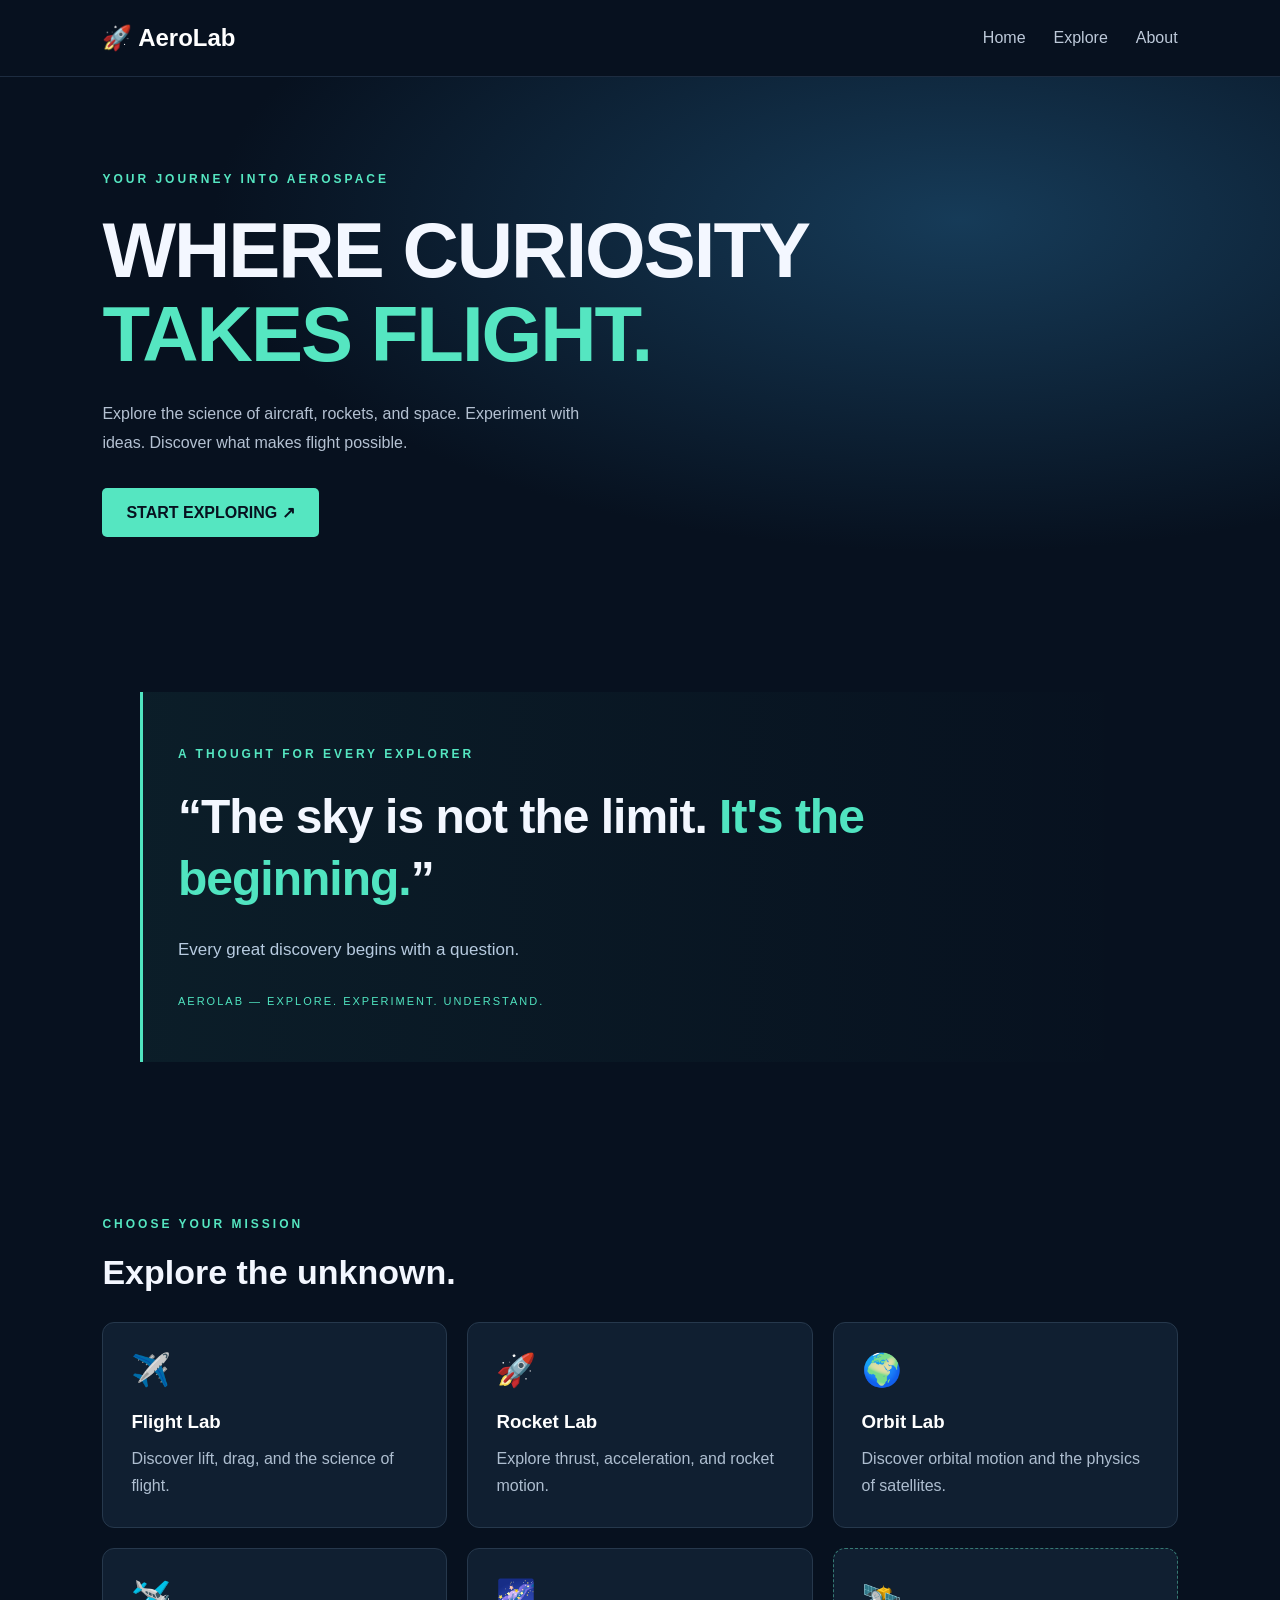
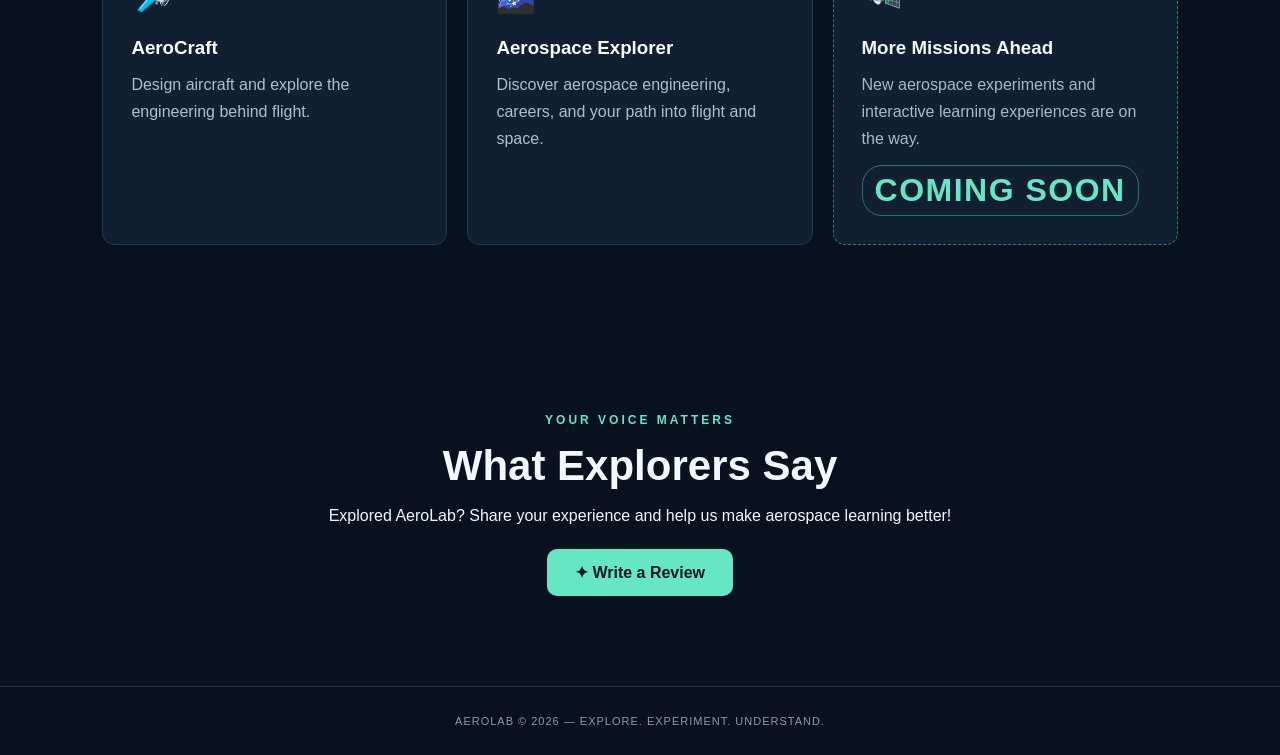
<file: index.html>
<!DOCTYPE html>
<html lang="en">
<head>
    <meta charset="UTF-8">
    <meta name="viewport" content="width=device-width, initial-scale=1.0">
    <title>AeroLab | Explore Beyond</title>
    <link rel="stylesheet" href="style.css">
</head>
<body>

    <nav class="navbar">
        <a href="#" class="logo">🚀 AeroLab</a>
        <div class="nav-links">
            <a href="#">Home</a>
            <a href="#labs">Explore</a>
            <a href="#about">About</a>
        </div>
    </nav>

    <main class="hero">
        <p class="eyebrow">YOUR JOURNEY INTO AEROSPACE</p>

        <h1>WHERE CURIOSITY<br>
            <span>TAKES FLIGHT.</span>
        </h1>

        <p class="description">
            Explore the science of aircraft, rockets, and space.
            Experiment with ideas. Discover what makes flight possible.
        </p>

        <a href="#labs" class="button">START EXPLORING ↗</a>

        
    </main>
    
<section class="quote-section">
    <p class="eyebrow">A THOUGHT FOR EVERY EXPLORER</p>

    <h2>
        “The sky is not the limit.
        <span>It's the beginning.</span>”
    </h2>

    <p class="quote-caption">
        Every great discovery begins with a question.
    </p>

    <p class="quote-brand">
        AEROLAB — EXPLORE. EXPERIMENT. UNDERSTAND.
    </p>
</section>


    <section id="labs" class="labs">

    <p class="eyebrow">CHOOSE YOUR MISSION</p>

    <h2>Explore the unknown.</h2>

    <div class="lab-grid">

        <a href="flight.html" class="lab-card">
            <span>✈️</span>
            <h3>Flight Lab</h3>
            <p>Discover lift, drag, and the science of flight.</p>
        </a>

        
        <a href="rocket.html" class="lab-card">
            <span>🚀</span>
            <h3>Rocket Lab</h3>
            <p>Explore thrust, acceleration, and rocket motion.</p>
        </a>


        <a href="orbit.html" class="lab-card">
    <span>🌍</span>
    <h3>Orbit Lab</h3>
    <p>Discover orbital motion and the physics of satellites.</p>
</a>
        <a href="aircraft.html" class="lab-card">
            <span>🛩️</span>
            <h3>AeroCraft</h3>
            <p>Design aircraft and explore the engineering behind flight.</p>
        </a>
                <a href="explorer.html" class="lab-card">
            <span>🌌</span>
            <h3>Aerospace Explorer</h3>
            <p>Discover aerospace engineering, careers, and your path into flight and space.</p>
        </a>
                <div class="lab-card coming-soon-card">
            <span>🛰️</span>
            <h3>More Missions Ahead</h3>
            <p>New aerospace experiments and interactive learning experiences are on the way.</p>
            <span class="coming-soon-label">COMING SOON</span>
        </div>

    </div>

</section>


<section class="reviews-section" id="reviews">
    <p class="section-tag">YOUR VOICE MATTERS</p>
    <h2>What Explorers Say</h2>
    <p>
        Explored AeroLab? Share your experience
        and help us make aerospace learning better!
    </p>

    <a
        href="https://docs.google.com/forms/d/e/1FAIpQLSeYCy7Zh9SEDLbJVyrLHPeeiFlzmfulH214gAQliQxLrmQM4Q/viewform?usp=header"
        target="_blank"
        rel="noopener noreferrer"
        class="review-button">
        ✦ Write a Review
    </a>
</section>




    
    <footer id="about">
        <p>AEROLAB © 2026 — EXPLORE. EXPERIMENT. UNDERSTAND.</p>
    </footer>
    <script src="script.js"></script>

</body>
</html>
</file>
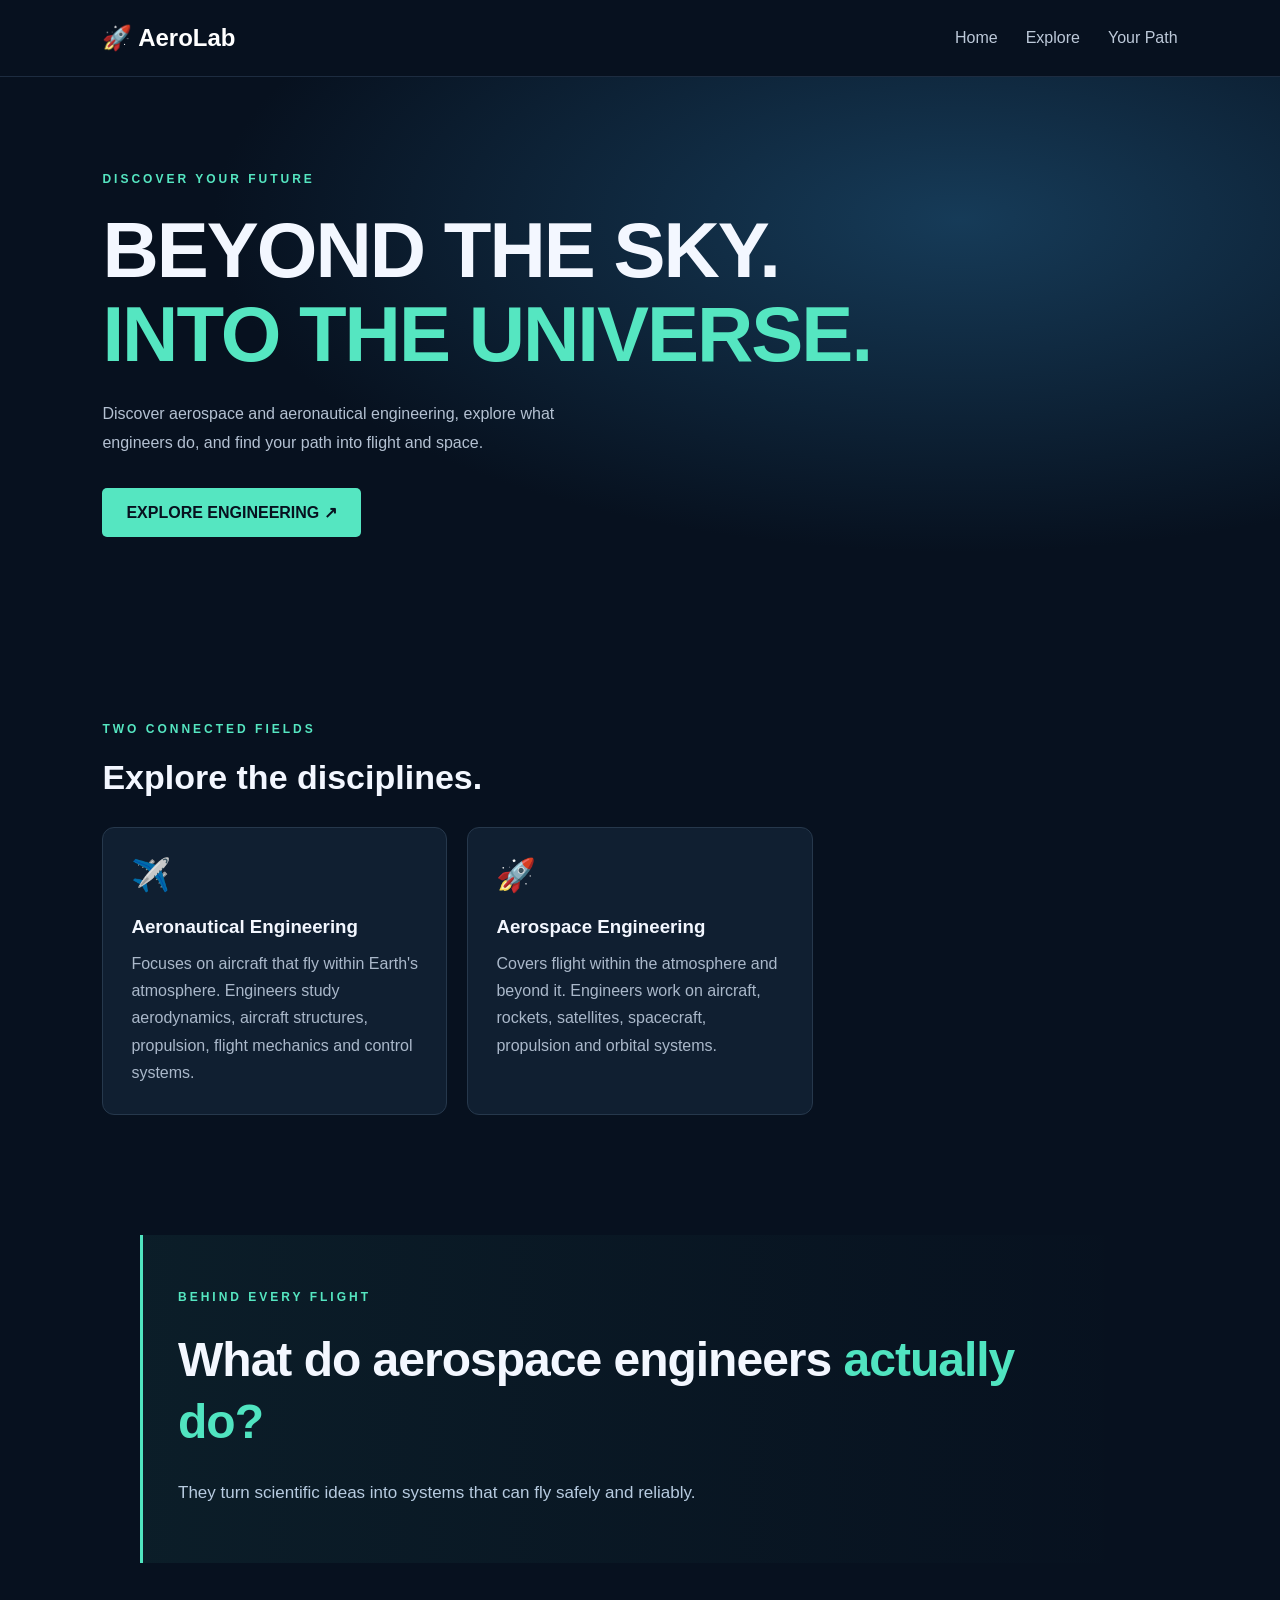
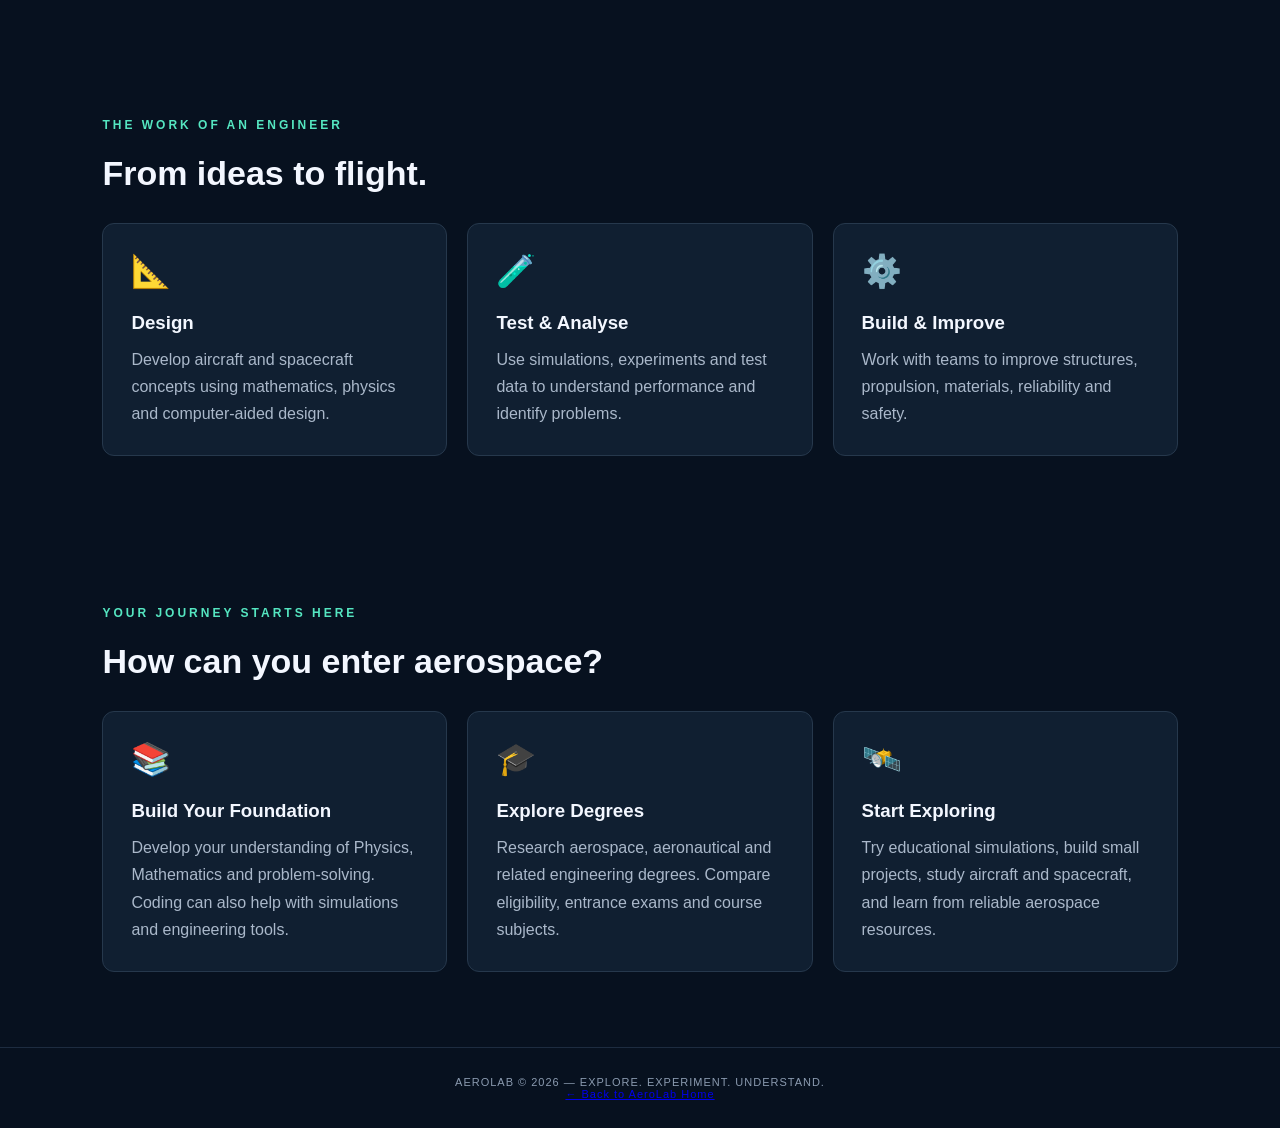
<file: explorer.html>
<!DOCTYPE html>
<html lang="en">
<head>
    <meta charset="UTF-8">
    <meta name="viewport" content="width=device-width, initial-scale=1.0">
    <title>AeroLab | Aerospace Explorer</title>
    <link rel="stylesheet" href="style.css">
</head>
<body>

    <nav class="navbar">
        <a href="index.html" class="logo">🚀 AeroLab</a>
        <div class="nav-links">
            <a href="index.html">Home</a>
            <a href="#fields">Explore</a>
            <a href="#path">Your Path</a>
        </div>
    </nav>

    <main class="hero">
        <p class="eyebrow">DISCOVER YOUR FUTURE</p>
        <h1>BEYOND THE SKY.<br>
            <span>INTO THE UNIVERSE.</span>
        </h1>
        <p class="description">
            Discover aerospace and aeronautical engineering,
            explore what engineers do, and find your path into flight and space.
        </p>
        <a href="#fields" class="button">EXPLORE ENGINEERING ↗</a>
    </main>

    <section id="fields" class="labs">
        <p class="eyebrow">TWO CONNECTED FIELDS</p>
        <h2>Explore the disciplines.</h2>

        <div class="lab-grid">

            <article class="lab-card">
                <span>✈️</span>
                <h3>Aeronautical Engineering</h3>
                <p>
                    Focuses on aircraft that fly within Earth's atmosphere.
                    Engineers study aerodynamics, aircraft structures,
                    propulsion, flight mechanics and control systems.
                </p>
            </article>

            <article class="lab-card">
                <span>🚀</span>
                <h3>Aerospace Engineering</h3>
                <p>
                    Covers flight within the atmosphere and beyond it.
                    Engineers work on aircraft, rockets, satellites,
                    spacecraft, propulsion and orbital systems.
                </p>
            </article>

        </div>
    </section>

    <section class="quote-section">
        <p class="eyebrow">BEHIND EVERY FLIGHT</p>
        <h2>What do aerospace engineers <span>actually do?</span></h2>
        <p class="quote-caption">
            They turn scientific ideas into systems that can fly safely and reliably.
        </p>
    </section>

    <section class="labs">
        <p class="eyebrow">THE WORK OF AN ENGINEER</p>
        <h2>From ideas to flight.</h2>

        <div class="lab-grid">

            <article class="lab-card">
                <span>📐</span>
                <h3>Design</h3>
                <p>
                    Develop aircraft and spacecraft concepts using
                    mathematics, physics and computer-aided design.
                </p>
            </article>

            <article class="lab-card">
                <span>🧪</span>
                <h3>Test & Analyse</h3>
                <p>
                    Use simulations, experiments and test data
                    to understand performance and identify problems.
                </p>
            </article>

            <article class="lab-card">
                <span>⚙️</span>
                <h3>Build & Improve</h3>
                <p>
                    Work with teams to improve structures, propulsion,
                    materials, reliability and safety.
                </p>
            </article>

        </div>
    </section>

    <section id="path" class="labs">
        <p class="eyebrow">YOUR JOURNEY STARTS HERE</p>
        <h2>How can you enter aerospace?</h2>

        <div class="lab-grid">

            <article class="lab-card">
                <span>📚</span>
                <h3>Build Your Foundation</h3>
                <p>
                    Develop your understanding of Physics, Mathematics
                    and problem-solving. Coding can also help with
                    simulations and engineering tools.
                </p>
            </article>

            <article class="lab-card">
                <span>🎓</span>
                <h3>Explore Degrees</h3>
                <p>
                    Research aerospace, aeronautical and related
                    engineering degrees. Compare eligibility,
                    entrance exams and course subjects.
                </p>
            </article>

            <article class="lab-card">
                <span>🛰️</span>
                <h3>Start Exploring</h3>
                <p>
                    Try educational simulations, build small projects,
                    study aircraft and spacecraft, and learn from
                    reliable aerospace resources.
                </p>
            </article>

        </div>
    </section>

    <footer>
        <p>AEROLAB © 2026 — EXPLORE. EXPERIMENT. UNDERSTAND.</p>
        <p><a href="index.html">← Back to AeroLab Home</a></p>
    </footer>

</body>
</html>
</file>
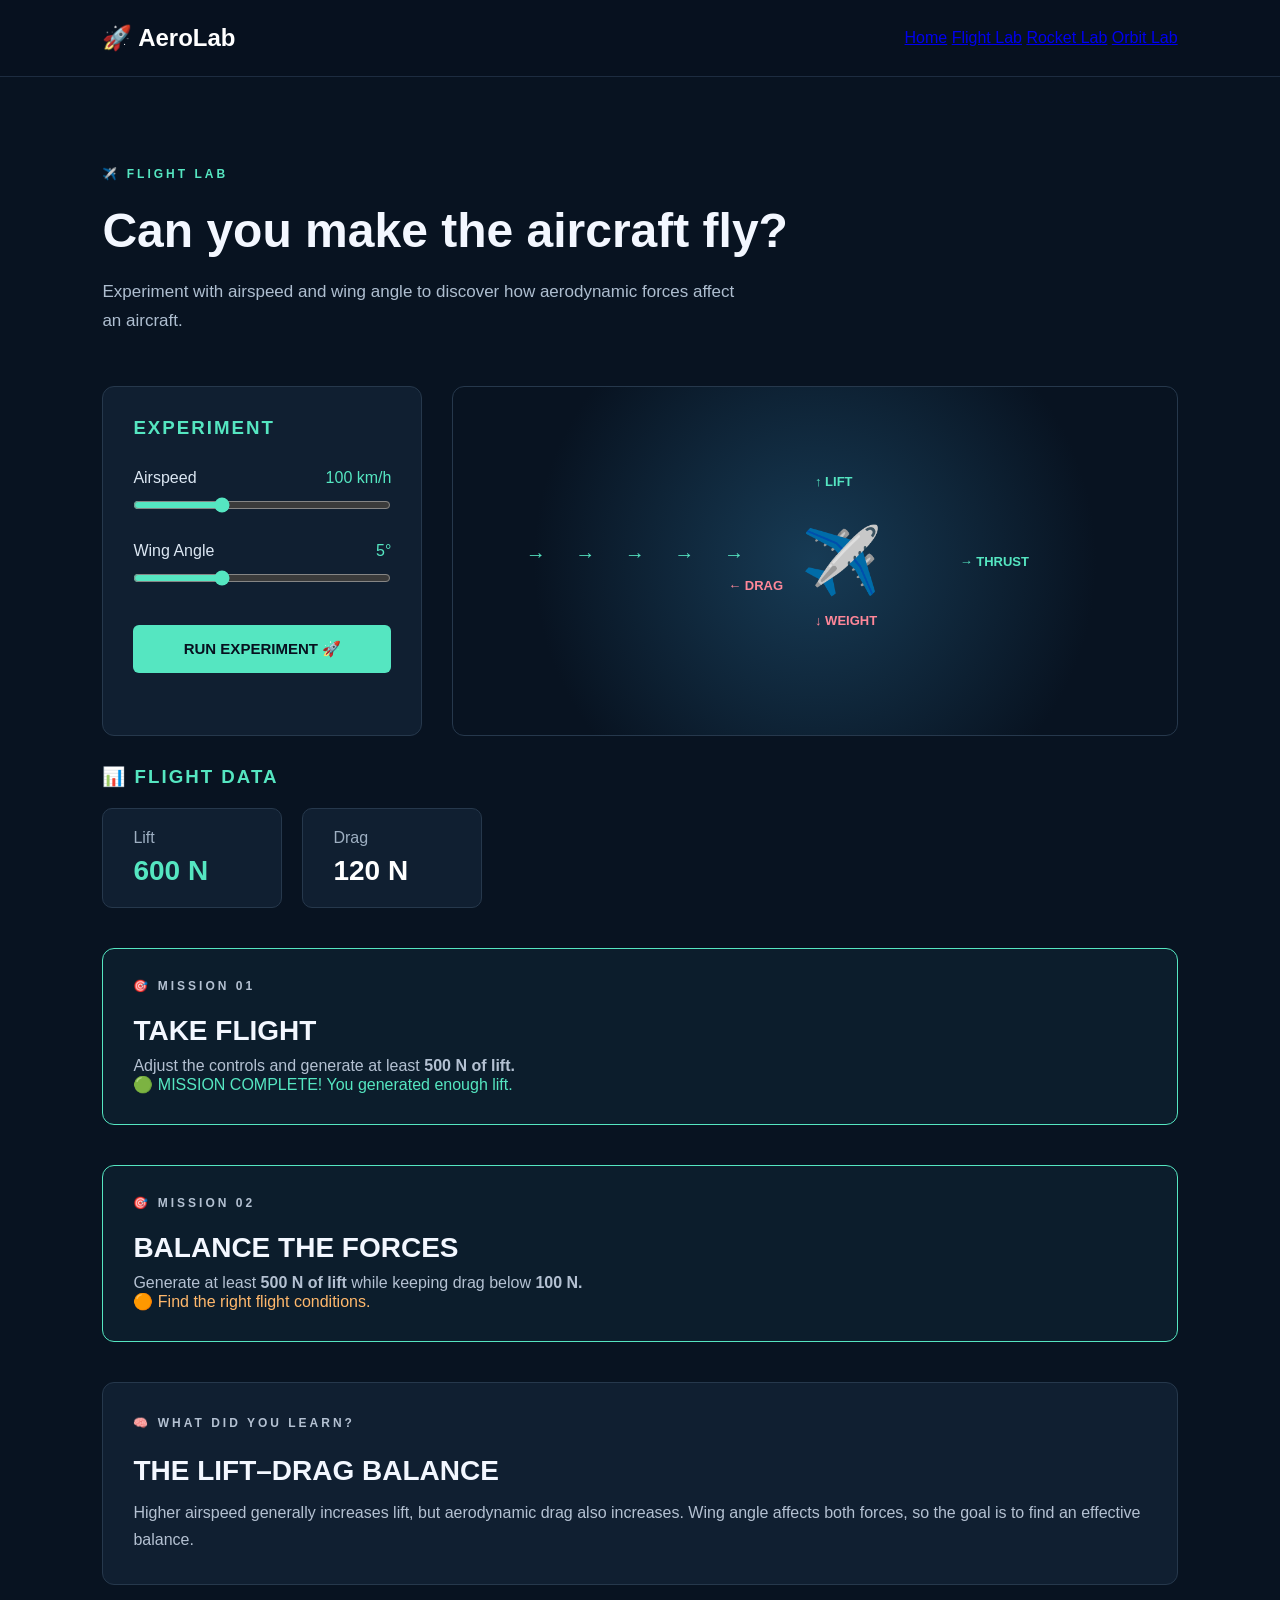
<file: flight.html>
<!DOCTYPE html>
<html lang="en">

<head>
    <meta charset="UTF-8">
    <meta name="viewport" content="width=device-width, initial-scale=1.0">

    <title>AeroLab — Flight Lab</title>

    <link rel="stylesheet" href="style.css">
</head>

<body>

    <!-- NAVIGATION -->
    <header class="navbar">

        <div class="logo">
            🚀 AeroLab
        </div>

        <nav>
            <a href="index.html">Home</a>
            <a href="flight.html" class="active">Flight Lab</a>
            <a href="#">Rocket Lab</a>
            <a href="#">Orbit Lab</a>
        </nav>

    </header>


    <!-- FLIGHT LAB -->

    <main>

        <section id="flight-lab" class="flight-lab">

            <p class="eyebrow">✈️ FLIGHT LAB</p>

            <h2>Can you make the aircraft fly?</h2>

            <p class="lab-intro">
                Experiment with airspeed and wing angle to discover
                how aerodynamic forces affect an aircraft.
            </p>


            <div class="flight-container">

                <!-- CONTROLS -->

                <div class="controls">

                    <h3>EXPERIMENT</h3>

                    <label for="speed">
                        Airspeed
                        <span id="speedValue">100 km/h</span>
                    </label>

                    <input
                        type="range"
                        id="speed"
                        min="50"
                        max="200"
                        value="100"
                    >

                    <label for="angle">
                        Wing Angle
                        <span id="angleValue">5°</span>
                    </label>

                    <input
                        type="range"
                        id="angle"
                        min="0"
                        max="15"
                        value="5"
                    >

                    <button id="runExperiment">
                        RUN EXPERIMENT 🚀
                    </button>

                </div>


                <!-- AIRCRAFT VISUALIZATION -->

                <div class="aircraft-area">

                    <div class="airflow">
                        → → → → →
                    </div>

                    <div id="aircraft">
                        ✈️
                    </div>

                    <div class="force lift">
                        ↑ LIFT
                    </div>

                    <div class="force weight">
                        ↓ WEIGHT
                    </div>

                    <div class="force thrust">
                        → THRUST
                    </div>

                    <div class="force drag">
                        ← DRAG
                    </div>

                </div>

            </div>


            <!-- FLIGHT DATA -->

            <div class="results">

                <h3>📊 FLIGHT DATA</h3>

                <div class="result-box">
                    <span>Lift</span>
                    <strong id="liftValue">420 N</strong>
                </div>

                <div class="result-box">
                    <span>Drag</span>
                    <strong id="dragValue">84 N</strong>
                </div>

            </div>


            <!-- MISSION 01 -->

            <div class="mission">

                <p class="eyebrow">🎯 MISSION 01</p>

                <h3>TAKE FLIGHT</h3>

                <p>
                    Adjust the controls and generate at least
                    <strong>500 N of lift.</strong>
                </p>

                <div id="missionStatus">
                    🟠 Keep experimenting! You need more lift.
                </div>

            </div>


            <!-- MISSION 02 -->

            <div class="mission">

                <p class="eyebrow">🎯 MISSION 02</p>

                <h3>BALANCE THE FORCES</h3>

                <p>
                    Generate at least <strong>500 N of lift</strong>
                    while keeping drag below <strong>100 N.</strong>
                </p>

                <div id="mission2Status">
                    🟠 Find the right flight conditions.
                </div>

            </div>


            <!-- LEARNING -->

            <div class="learning-box">

                <p class="eyebrow">🧠 WHAT DID YOU LEARN?</p>

                <h3>THE LIFT–DRAG BALANCE</h3>

                <p>
                    Higher airspeed generally increases lift, but aerodynamic
                    drag also increases. Wing angle affects both forces, so
                    the goal is to find an effective balance.
                </p>

            </div>

        </section>

    </main>


    <script src="script.js"></script>

</body>

</html>
</file>
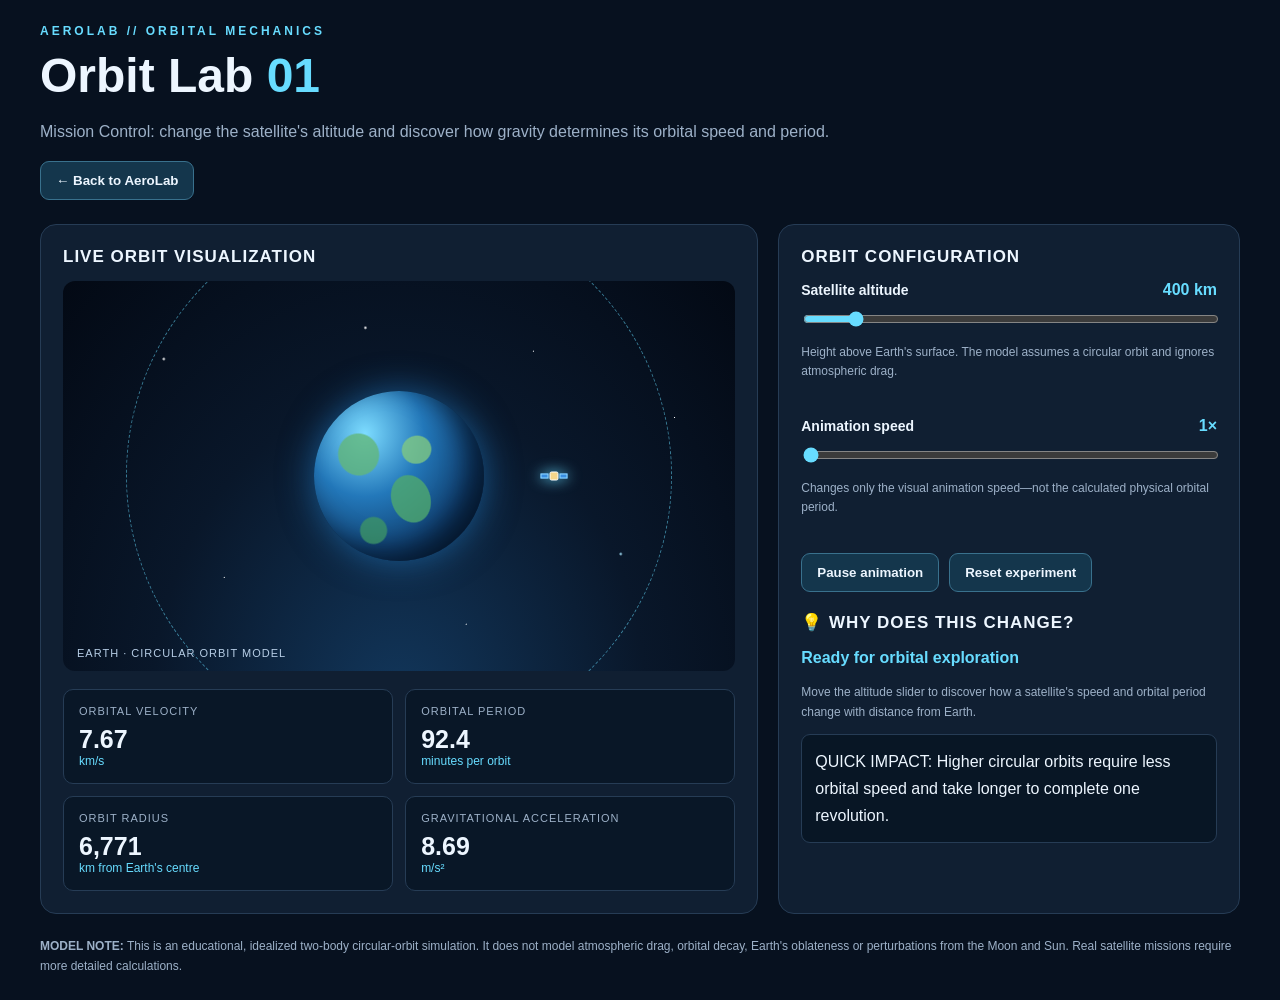
<file: orbit.html>
<!DOCTYPE html>
<html lang="en">
<head>
<meta charset="UTF-8">
<meta name="viewport" content="width=device-width, initial-scale=1.0">
<title>AeroLab | Orbit Lab</title>

<style>
* { box-sizing: border-box; }

:root {
    --bg: #07111f;
    --panel: #101f32;
    --line: #263c55;
    --cyan: #67dcff;
    --text: #edf6ff;
    --muted: #9db1c8;
}

body {
    margin: 0;
    padding: 24px;
    background: var(--bg);
    color: var(--text);
    font-family: Arial, sans-serif;
}

header {
    max-width: 1200px;
    margin: 0 auto 24px;
}

.eyebrow {
    color: var(--cyan);
    letter-spacing: 3px;
    font-size: 12px;
    font-weight: bold;
}

h1 { margin: 10px 0; font-size: clamp(30px, 5vw, 48px); }
.subtitle { color: var(--muted); line-height: 1.6; }

.dashboard {
    max-width: 1200px;
    margin: auto;
    display: grid;
    grid-template-columns: minmax(0, 1.4fr) minmax(280px, 0.9fr);
    gap: 20px;
}

.panel {
    background: var(--panel);
    border: 1px solid var(--line);
    border-radius: 16px;
    padding: 22px;
    min-width: 0;
}

.panel h2 {
    margin-top: 0;
    font-size: 17px;
    letter-spacing: 1px;
}

.space {
    position: relative;
    min-height: 390px;
    overflow: hidden;
    border-radius: 12px;
    background:
        radial-gradient(ellipse at 50% 110%, #12375c 0%, #09172a 52%, #030914 100%);
    display: grid;
    place-items: center;
}

.stars {
    position: absolute;
    inset: 0;
    pointer-events: none;
    background-image:
        radial-gradient(2px 2px at 15% 20%, #fff, transparent),
        radial-gradient(1px 1px at 70% 18%, #fff, transparent),
        radial-gradient(2px 2px at 83% 70%, #a6e6ff, transparent),
        radial-gradient(1px 1px at 24% 76%, #fff, transparent),
        radial-gradient(1px 1px at 60% 88%, #fff, transparent),
        radial-gradient(2px 2px at 45% 12%, #fff, transparent),
        radial-gradient(1px 1px at 91% 35%, #fff, transparent);
}

.orbit {
    position: absolute;
    width: min(78%, 310px);
    aspect-ratio: 1;
    border: 1px dashed #67dcff85;
    border-radius: 50%;
    transition: width 0.35s ease;
}

.earth {
    width: clamp(115px, 30%, 170px);
    aspect-ratio: 1;
    border-radius: 50%;
    position: relative;
    z-index: 1;
    background:
        radial-gradient(ellipse at 30% 25%, #7ddcff 0%, #2378ba 35%, #104071 67%, #06172e 100%);
    box-shadow: 0 0 35px #248bdc8c, inset -15px -10px 25px #02091499;
    overflow: hidden;
}

.continents {
    position: absolute;
    inset: 0;
    opacity: .8;
    background:
        radial-gradient(ellipse at 32% 30%, #62b77b 0 12%, transparent 13%),
        radial-gradient(ellipse at 65% 39%, #80c982 0 9%, transparent 10%),
        radial-gradient(ellipse at 52% 65%, #4fa96f 0 15%, transparent 16%),
        radial-gradient(ellipse at 25% 75%, #3d9467 0 7%, transparent 8%);
    transform: rotate(-20deg);
}

.satellite-orbit {
    position: absolute;
    inset: 0;
    z-index: 2;
    animation: orbit 8s linear infinite;
    pointer-events: none;
}

.satellite {
    position: absolute;
    top: 50%;
    left: 50%;
    width: 27px;
    height: 15px;
    transform: translate(calc(-50% + var(--radius)), -50%);
    filter: drop-shadow(0 0 7px #67dcff);
}

.sat-body {
    position: absolute;
    left: 9px;
    top: 3px;
    width: 9px;
    height: 9px;
    background: #f6d68a;
    border: 1px solid white;
    border-radius: 2px;
}

.sat-panel {
    position: absolute;
    top: 5px;
    width: 8px;
    height: 5px;
    background: #398de0;
    border: 1px solid #8fd8ff;
}

.sat-panel.left { left: 0; }
.sat-panel.right { right: 0; }

@keyframes orbit {
    from { transform: rotate(0deg); }
    to { transform: rotate(360deg); }
}

.scene-label {
    position: absolute;
    left: 14px;
    bottom: 12px;
    color: #b6cde5;
    font-size: 11px;
    letter-spacing: 1px;
}

.controls { display: grid; gap: 24px; }

.control-head {
    display: flex;
    justify-content: space-between;
    gap: 10px;
    align-items: center;
    margin-bottom: 10px;
}

.control-head label { font-weight: bold; font-size: 14px; }
.control-head output { color: var(--cyan); font-weight: bold; }

input[type="range"] {
    width: 100%;
    accent-color: var(--cyan);
    cursor: pointer;
}

.hint { color: var(--muted); font-size: 12px; line-height: 1.6; }

.metrics {
    display: grid;
    grid-template-columns: repeat(2, minmax(0, 1fr));
    gap: 12px;
    margin-top: 18px;
}

.metric {
    padding: 15px;
    background: #091727;
    border: 1px solid var(--line);
    border-radius: 10px;
}

.metric-label {
    color: var(--muted);
    font-size: 11px;
    letter-spacing: 1px;
}

.metric-value {
    margin-top: 8px;
    font-size: clamp(19px, 2.6vw, 25px);
    font-weight: bold;
    overflow-wrap: anywhere;
}

.unit { color: var(--cyan); font-size: 12px; }

.why { margin-top: 20px; }
.why-title { color: var(--cyan); font-weight: bold; }
.equation {
    background: #081625;
    border: 1px solid var(--line);
    padding: 13px;
    border-radius: 9px;
    line-height: 1.7;
    overflow-wrap: anywhere;
}

button {
    border: 1px solid #39718d;
    border-radius: 9px;
    padding: 11px 15px;
    background: #14364c;
    color: var(--text);
    font-weight: bold;
    cursor: pointer;
}

button:hover { background: #1c4a65; }

footer {
    max-width: 1200px;
    margin: 22px auto 0;
    color: var(--muted);
    font-size: 12px;
    line-height: 1.7;
}

@media (max-width: 760px) {
    body { padding: 14px; }
    .dashboard { grid-template-columns: 1fr; }
    .space { min-height: 330px; }
}
</style>
</head>

<body>
<header>
    <div class="eyebrow">AEROLAB // ORBITAL MECHANICS</div>
    <h1>Orbit Lab <span style="color:#67dcff">01</span></h1>
    <p class="subtitle">
        Mission Control: change the satellite's altitude and discover
        how gravity determines its orbital speed and period.
    </p>
    <button onclick="location.href='index.html'">← Back to AeroLab</button>
</header>

<main class="dashboard">
    <section class="panel">
        <h2>LIVE ORBIT VISUALIZATION</h2>

        <div class="space">
            <div class="stars"></div>
            <div class="orbit" id="orbitRing"></div>

            <div class="earth">
                <div class="continents"></div>
            </div>

            <div class="satellite-orbit" id="satelliteOrbit">
                <div class="satellite" id="satellite">
                    <div class="sat-panel left"></div>
                    <div class="sat-body"></div>
                    <div class="sat-panel right"></div>
                </div>
            </div>

            <div class="scene-label">EARTH · CIRCULAR ORBIT MODEL</div>
        </div>

        <div class="metrics">
            <div class="metric">
                <div class="metric-label">ORBITAL VELOCITY</div>
                <div class="metric-value" id="velocity">7.79</div>
                <div class="unit">km/s</div>
            </div>

            <div class="metric">
                <div class="metric-label">ORBITAL PERIOD</div>
                <div class="metric-value" id="period">92.4</div>
                <div class="unit">minutes per orbit</div>
            </div>

            <div class="metric">
                <div class="metric-label">ORBIT RADIUS</div>
                <div class="metric-value" id="radius">6,771</div>
                <div class="unit">km from Earth's centre</div>
            </div>

            <div class="metric">
                <div class="metric-label">GRAVITATIONAL ACCELERATION</div>
                <div class="metric-value" id="gravity">8.69</div>
                <div class="unit">m/s²</div>
            </div>
        </div>
    </section>

    <section class="panel">
        <h2>ORBIT CONFIGURATION</h2>

        <div class="controls">
            <div>
                <div class="control-head">
                    <label for="altitude">Satellite altitude</label>
                    <output id="altitudeValue">400 km</output>
                </div>
                <input id="altitude" type="range" min="200" max="2000"
                    step="50" value="400">
                <p class="hint">
                    Height above Earth's surface. The model assumes a
                    circular orbit and ignores atmospheric drag.
                </p>
            </div>

            <div>
                <div class="control-head">
                    <label for="speed">Animation speed</label>
                    <output id="speedValue">1×</output>
                </div>
                <input id="speed" type="range" min="1" max="5"
                    step="1" value="1">
                <p class="hint">
                    Changes only the visual animation speed—not the
                    calculated physical orbital period.
                </p>
            </div>

            <div style="display:flex;gap:10px;flex-wrap:wrap">
                <button id="pauseBtn">Pause animation</button>
                <button id="resetBtn">Reset experiment</button>
            </div>
        </div>

        <div class="why">
            <h2>💡 WHY DOES THIS CHANGE?</h2>
            <p class="why-title" id="whyTitle" aria-live="polite">
                Ready for orbital exploration
            </p>
            <p class="hint" id="whyExplanation">
                Move the altitude slider to discover how a satellite's
                speed and orbital period change with distance from Earth.
            </p>
            <div class="equation" id="whyImpact">
                QUICK IMPACT: Higher circular orbits require less orbital
                speed and take longer to complete one revolution.
            </div>
        </div>
    </section>
</main>

<footer>
    <strong>MODEL NOTE:</strong> This is an educational, idealized
    two-body circular-orbit simulation. It does not model atmospheric
    drag, orbital decay, Earth's oblateness or perturbations from the Moon
    and Sun. Real satellite missions require more detailed calculations.
</footer>

<script>
const EARTH_RADIUS = 6371;       // km
const MU = 398600.4418;          // km³/s², Earth's gravitational parameter

const altitude = document.getElementById("altitude");
const speedSlider = document.getElementById("speed");
const satelliteOrbit = document.getElementById("satelliteOrbit");
const satellite = document.getElementById("satellite");
const orbitRing = document.getElementById("orbitRing");
const pauseBtn = document.getElementById("pauseBtn");

let previousAltitude = Number(altitude.value);
let paused = false;

function updateOrbit() {
    const h = Number(altitude.value);
    const r = EARTH_RADIUS + h;

    // Circular-orbit equations
    const v = Math.sqrt(MU / r);
    const periodSeconds = 2 * Math.PI * Math.sqrt((r ** 3) / MU);
    const periodMinutes = periodSeconds / 60;
    const g = MU / (r * r) * 1000;

    document.getElementById("altitudeValue").textContent = h + " km";
    document.getElementById("velocity").textContent = v.toFixed(2);
    document.getElementById("period").textContent = periodMinutes.toFixed(1);
    document.getElementById("radius").textContent = r.toLocaleString("en-US");
    document.getElementById("gravity").textContent = g.toFixed(2);

    const visualRadius = 78 + (h - 200) / 1800 * 28;
    orbitRing.style.width = visualRadius + "%";

    // Scale the satellite's circular path to match the visible orbit ring.
    const orbitRadius = Math.min(orbitRing.clientWidth / 2, 155);
    satellite.style.setProperty("--radius", orbitRadius + "px");

    const animationDuration = periodSeconds / 60 / Number(speedSlider.value);
    satelliteOrbit.style.animationDuration = animationDuration + "s";

    document.getElementById("speedValue").textContent =
        speedSlider.value + "×";

    if (h !== previousAltitude) {
        document.getElementById("whyTitle").textContent =
            "You changed the satellite's altitude.";
        document.getElementById("whyExplanation").textContent =
            h > previousAltitude
            ? "The satellite is now farther from Earth's centre. Earth's gravitational pull is weaker there, so a circular orbit requires a lower speed. The satellite also has a larger path to travel."
            : "The satellite is now closer to Earth's centre. Gravity is stronger there, so a circular orbit requires a higher speed. The shorter orbital path also contributes to a shorter period.";
        document.getElementById("whyImpact").textContent =
            "QUICK IMPACT: At " + h + " km altitude, circular speed is " +
            v.toFixed(2) + " km/s and the ideal period is " +
            periodMinutes.toFixed(1) + " minutes.";
    }

    previousAltitude = h;
}

altitude.addEventListener("input", updateOrbit);

speedSlider.addEventListener("input", updateOrbit);

pauseBtn.addEventListener("click", () => {
    paused = !paused;
    satelliteOrbit.style.animationPlayState = paused ? "paused" : "running";
    pauseBtn.textContent = paused ? "Resume animation" : "Pause animation";
});

document.getElementById("resetBtn").addEventListener("click", () => {
    altitude.value = 400;
    speedSlider.value = 1;
    previousAltitude = 400;

    document.getElementById("whyTitle").textContent =
        "Experiment reset";
    document.getElementById("whyExplanation").textContent =
        "The satellite has returned to the default 400 km circular orbit. Change the altitude to explore again.";
    document.getElementById("whyImpact").textContent =
        "QUICK IMPACT: Higher circular orbits require less orbital speed and take longer to complete one revolution.";

    updateOrbit();
});

window.addEventListener("resize", updateOrbit);

updateOrbit();
</script>
</body>
</html>
</file>
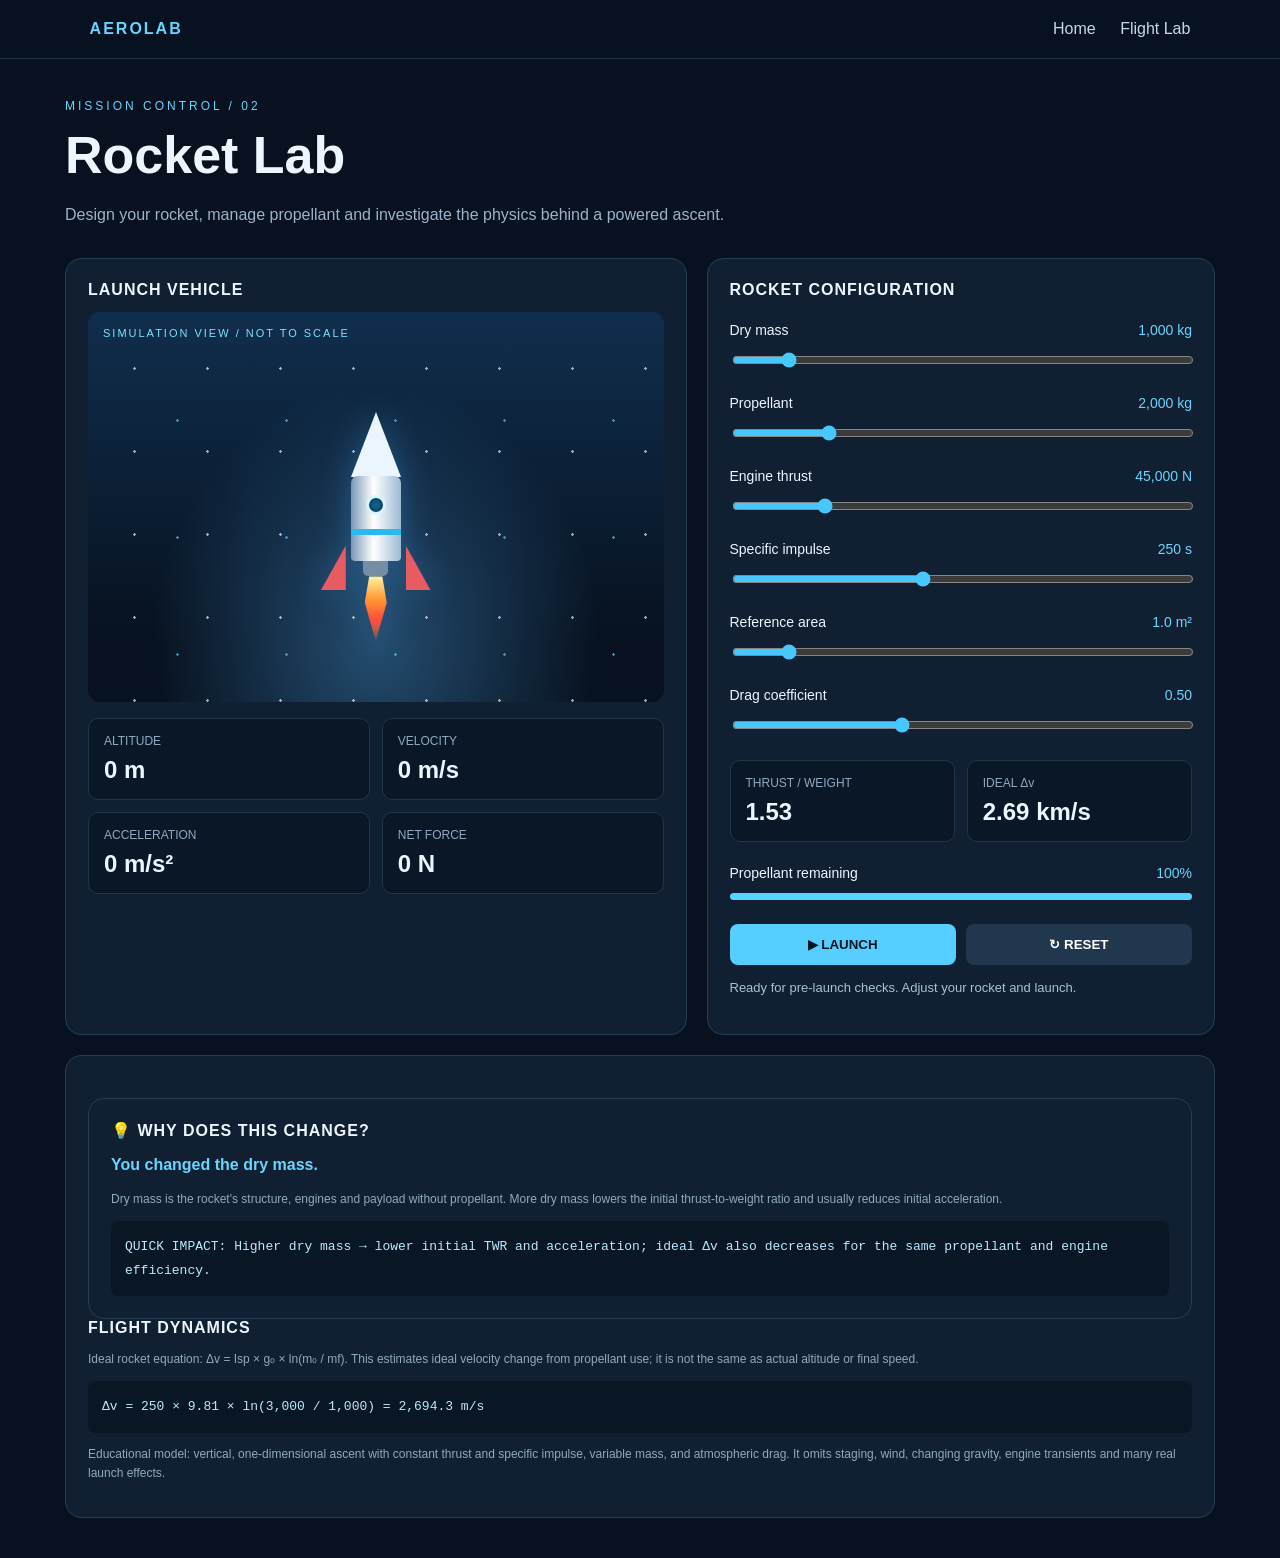
<file: rocket.html>
<!DOCTYPE html>
<html lang="en">
<head>
    <meta charset="UTF-8">
    <meta name="viewport" content="width=device-width, initial-scale=1.0">
    <title>Rocket Lab | AeroLab</title>
    <style>
        * {
            box-sizing: border-box;
        }

        body {
            margin: 0;
            font-family: Arial, sans-serif;
            color: #edf6ff;
            background: #07111f;
        }

        nav {
            display: flex;
            justify-content: space-between;
            align-items: center;
            padding: 20px 7%;
            border-bottom: 1px solid #20354a;
        }

        .brand {
            color: #65d5ff;
            font-weight: bold;
            letter-spacing: 2px;
        }

        nav a {
            color: #c7d8e9;
            text-decoration: none;
            margin-left: 20px;
        }

        main {
            width: min(1150px, 92%);
            margin: 40px auto;
        }

        .eyebrow {
            color: #65d5ff;
            letter-spacing: 3px;
            font-size: 12px;
        }

        h1 {
            font-size: clamp(32px, 5vw, 52px);
            margin: 12px 0;
        }

        .intro {
            color: #9eb2c9;
            line-height: 1.7;
        }

        .dashboard {
            display: grid;
            grid-template-columns: 1.1fr 0.9fr;
            gap: 20px;
            margin-top: 30px;
        }

        .panel {
            background: #101f31;
            border: 1px solid #263e55;
            border-radius: 16px;
            padding: 22px;
            min-width: 0;
        }

        .panel h2 {
            font-size: 16px;
            letter-spacing: 1px;
            margin-top: 0;
        }

        .launch-scene {
            min-height: 390px;
            position: relative;
            overflow: hidden;
            border-radius: 12px;
            background:
                radial-gradient(ellipse at 50% 85%,
                    #244d70 0%, transparent 55%),
                linear-gradient(#102e4d, #07111f 85%);
            display: flex;
            justify-content: center;
            align-items: center;
        }

        .stars {
            position: absolute;
            inset: 0;
            opacity: 0.65;
            background-image:
                radial-gradient(circle, white 1px, transparent 1.5px),
                radial-gradient(circle, #69cfff 1px, transparent 1.5px);
            background-size: 73px 83px, 109px 117px;
            background-position: 10px 15px, 35px 50px;
        }

        .rocket {
            position: relative;
            z-index: 1;
            width: 76px;
            height: 190px;
            transform: perspective(500px) rotateX(-4deg);
            filter: drop-shadow(0 0 16px #4ba9ff55);
        }

        .nose {
            width: 0;
            height: 0;
            margin: auto;
            border-left: 25px solid transparent;
            border-right: 25px solid transparent;
            border-bottom: 65px solid #eaf5ff;
        }

        .body {
            width: 50px;
            height: 85px;
            margin: -1px auto 0;
            background: linear-gradient(90deg, #7898b5, #ffffff 45%, #9dbbd4);
            border-radius: 7px 7px 4px 4px;
            position: relative;
        }

        .window {
            position: absolute;
            top: 19px;
            left: 15px;
            width: 20px;
            height: 20px;
            border: 3px solid #d8f5ff;
            border-radius: 50%;
            background: #167cae;
            box-shadow: inset 0 0 8px #051b32;
        }

        .stripe {
            position: absolute;
            top: 53px;
            width: 100%;
            height: 6px;
            background: #28b9ef;
        }

        .fin {
            position: absolute;
            bottom: 12px;
            width: 25px;
            height: 45px;
            background: #e75c62;
        }

        .fin.left {
            left: -17px;
            clip-path: polygon(100% 0, 100% 100%, 0 100%);
        }

        .fin.right {
            right: -17px;
            clip-path: polygon(0 0, 100% 100%, 0 100%);
        }

        .nozzle {
            width: 25px;
            height: 15px;
            margin: auto;
            background: #758da5;
            border-radius: 0 0 5px 5px;
        }

        .flame {
            width: 22px;
            height: 65px;
            margin: auto;
            background: linear-gradient(#fff5a1, #ff9d36, #ff4e36, transparent);
            clip-path: polygon(20% 0, 80% 0, 100% 40%, 50% 100%, 0 40%);
            transform-origin: top;
            animation: flicker 0.18s infinite alternate;
            filter: drop-shadow(0 0 10px #ff8d36);
        }

        @keyframes flicker {
            from { transform: scaleY(0.8) scaleX(0.85); }
            to { transform: scaleY(1.12) scaleX(1.15); }
        }

        .scene-label {
            position: absolute;
            left: 15px;
            top: 15px;
            color: #83dfff;
            font-size: 11px;
            letter-spacing: 2px;
        }

        .readouts {
            display: grid;
            grid-template-columns: 1fr 1fr;
            gap: 12px;
            margin-top: 16px;
        }

        .readout {
            padding: 15px;
            background: #0a1726;
            border: 1px solid #20364b;
            border-radius: 10px;
        }

        .readout span {
            display: block;
            color: #91a9c1;
            font-size: 12px;
        }

        .readout strong {
            display: block;
            font-size: 24px;
            margin-top: 8px;
        }

        .control {
            margin: 23px 0;
        }

        .control label {
            display: flex;
            justify-content: space-between;
            gap: 10px;
            margin-bottom: 12px;
            font-size: 14px;
        }

        .control output {
            color: #69d6ff;
        }

        input[type="range"] {
            width: 100%;
            accent-color: #46c8ff;
            cursor: pointer;
        }

        .hint {
            color: #91a9c1;
            font-size: 12px;
            line-height: 1.6;
        }

        .button-row {
            display: flex;
            gap: 10px;
            margin-top: 24px;
        }

        button {
            flex: 1;
            padding: 13px 10px;
            border: 0;
            border-radius: 8px;
            background: #56ceff;
            color: #061321;
            font-weight: bold;
            cursor: pointer;
        }

        button.secondary {
            background: #20374d;
            color: white;
        }

        button:disabled {
            opacity: 0.55;
            cursor: not-allowed;
        }

        .status {
            color: #a8c1d8;
            line-height: 1.6;
            font-size: 13px;
        }

        .progress {
            height: 7px;
            background: #24364a;
            border-radius: 10px;
            overflow: hidden;
            margin-top: 10px;
        }

        .progress div {
            width: 100%;
            height: 100%;
            background: #54d4ff;
            transition: width 0.2s;
        }

        .equation {
            padding: 14px;
            background: #091624;
            border-radius: 8px;
            color: #b9eaff;
            font-family: monospace;
            line-height: 1.8;
            overflow-wrap: anywhere;
        }

        @media (max-width: 760px) {
            .dashboard {
                grid-template-columns: 1fr;
            }

            nav {
                padding: 18px 4%;
            }

            nav a {
                margin-left: 10px;
                font-size: 13px;
            }

            .launch-scene {
                min-height: 330px;
            }
        }

        @media (prefers-reduced-motion: reduce) {
            .flame {
                animation: none;
            }
        }
    </style>
</head>
<body>
    <nav>
        <div class="brand">AEROLAB</div>
        <div>
            <a href="index.html">Home</a>
            <a href="flight.html">Flight Lab</a>
        </div>
    </nav>

    <main>
        <div class="eyebrow">MISSION CONTROL / 02</div>
        <h1>Rocket Lab</h1>
        <p class="intro">
            Design your rocket, manage propellant and investigate
            the physics behind a powered ascent.
        </p>

        <div class="dashboard">
            <section class="panel">
                <h2>LAUNCH VEHICLE</h2>

                <div class="launch-scene">
                    <div class="stars"></div>
                    <div class="scene-label">SIMULATION VIEW / NOT TO SCALE</div>

                    <div class="rocket" id="rocket">
                        <div class="nose"></div>
                        <div class="body">
                            <div class="window"></div>
                            <div class="stripe"></div>
                        </div>
                        <div class="fin left"></div>
                        <div class="fin right"></div>
                        <div class="nozzle"></div>
                        <div class="flame" id="flame"></div>
                    </div>
                </div>

                <div class="readouts">
                    <div class="readout">
                        <span>ALTITUDE</span>
                        <strong id="altitude">0 m</strong>
                    </div>
                    <div class="readout">
                        <span>VELOCITY</span>
                        <strong id="velocity">0 m/s</strong>
                    </div>
                    <div class="readout">
                        <span>ACCELERATION</span>
                        <strong id="acceleration">0 m/s²</strong>
                    </div>
                    <div class="readout">
                        <span>NET FORCE</span>
                        <strong id="netForce">0 N</strong>
                    </div>
                </div>
            </section>

            <section class="panel">
                <h2>ROCKET CONFIGURATION</h2>

                <div class="control">
                    <label for="dryMass">
                        Dry mass <output id="dryMassOut">1,000 kg</output>
                    </label>
                    <input id="dryMass" type="range" min="500" max="5000"
                           step="100" value="1000">
                </div>

                <div class="control">
                    <label for="fuelMass">
                        Propellant <output id="fuelMassOut">2,000 kg</output>
                    </label>
                    <input id="fuelMass" type="range" min="500" max="8000"
                           step="100" value="2000">
                </div>

                <div class="control">
                    <label for="thrust">
                        Engine thrust <output id="thrustOut">45,000 N</output>
                    </label>
                    <input id="thrust" type="range" min="20000" max="150000"
                           step="5000" value="45000">
                </div>

                <div class="control">
                    <label for="isp">
                        Specific impulse <output id="ispOut">250 s</output>
                    </label>
                    <input id="isp" type="range" min="180" max="350"
                           step="5" value="250">
                </div>

                <div class="control">
                    <label for="area">
                        Reference area <output id="areaOut">1.0 m²</output>
                    </label>
                    <input id="area" type="range" min="0.5" max="5"
                           step="0.1" value="1">
                </div>

                <div class="control">
                    <label for="cd">
                        Drag coefficient <output id="cdOut">0.50</output>
                    </label>
                    <input id="cd" type="range" min="0.1" max="1.2"
                           step="0.05" value="0.5">
                </div>

                <div class="readouts">
                    <div class="readout">
                        <span>THRUST / WEIGHT</span>
                        <strong id="twRatio">1.53</strong>
                    </div>
                    <div class="readout">
                        <span>IDEAL Δv</span>
                        <strong id="idealDv">4.46 km/s</strong>
                    </div>
                </div>

                <div class="control">
                    <label>
                        Propellant remaining
                        <output id="fuelRemaining">100%</output>
                    </label>
                    <div class="progress">
                        <div id="fuelBar"></div>
                    </div>
                </div>

                <div class="button-row">
                    <button id="launchButton">▶ LAUNCH</button>
                    <button class="secondary" id="resetButton">↻ RESET</button>
                </div>
                <p class="status" id="status" aria-live="polite">
                    Ready for pre-launch checks. Adjust your rocket and launch.
                </p>
            </section>
        </div>

        <section class="panel" style="margin-top:20px">
            
<section class="panel" style="margin-top:20px" id="whyPanel">
    <h2>💡 WHY DOES THIS CHANGE?</h2>

    <p id="whyTitle" style="color:#69d6ff;font-weight:bold;">
        Ready to explore rocket physics
    </p>

    <p id="whyExplanation" class="hint" aria-live="polite">
        Adjust any rocket parameter to discover how it affects
        thrust, mass, fuel consumption, drag or ideal velocity change.
    </p>

    <div class="equation" id="whyImpact">
        QUICK IMPACT: Adjust a slider to begin exploring.
    </div>
</section>

            <h2>FLIGHT DYNAMICS</h2>
            <p class="hint">
                Ideal rocket equation: Δv = Isp × g₀ × ln(m₀ / mf).
                This estimates ideal velocity change from propellant use;
                it is not the same as actual altitude or final speed.
            </p>
            <div class="equation" id="equation">
                Δv = Isp × g₀ × ln(initial mass / dry mass)
            </div>
            <p class="hint">
                Educational model: vertical, one-dimensional ascent with
                constant thrust and specific impulse, variable mass, and
                atmospheric drag. It omits staging, wind, changing gravity,
                engine transients and many real launch effects.
            </p>
        </section>
    </main>

    <script>
        (() => {
            const $ = id => document.getElementById(id);
            const g = 9.81;
            const rho0 = 1.225;
            const scaleHeight = 8500;

            const ids = ["dryMass", "fuelMass", "thrust", "isp", "area", "cd"];
            let running = false;
            let frame = null;
            let lastTime = null;
            let state;

            function config() {
                return {
                    dry: Number($("dryMass").value),
                    fuel: Number($("fuelMass").value),
                    thrust: Number($("thrust").value),
                    isp: Number($("isp").value),
                    area: Number($("area").value),
                    cd: Number($("cd").value)
                };
            }

            function fmt(value, digits = 0) {
                return Number(value).toLocaleString("en-US", {
                    maximumFractionDigits: digits,
                    minimumFractionDigits: digits
                });
            }

            function idealDeltaV(c) {
                return c.isp * g * Math.log((c.dry + c.fuel) / c.dry);
            }

let previousValues = null;

function updateWhyExplanation() {
    const c = config();

    const parameters = [
        { id: "dryMass", value: c.dry, title: "Dry mass" },
        { id: "fuelMass", value: c.fuel, title: "Propellant" },
        { id: "thrust", value: c.thrust, title: "Engine thrust" },
        { id: "isp", value: c.isp, title: "Specific impulse" },
        { id: "area", value: c.area, title: "Reference area" },
        { id: "cd", value: c.cd, title: "Drag coefficient" }
    ];

    let changed = parameters.find(p =>
        previousValues && p.value !== previousValues[p.id]
    );

    if (!changed) {
        changed = parameters[0];
    }

    const explanations = {
        dryMass: {
            title: "You changed the dry mass.",
            text: "Dry mass is the rocket's structure, engines and payload without propellant. More dry mass lowers the initial thrust-to-weight ratio and usually reduces initial acceleration.",
            impact: "Higher dry mass → lower initial TWR and acceleration; ideal Δv also decreases for the same propellant and engine efficiency."
        },
        fuelMass: {
            title: "You changed the propellant.",
            text: "Propellant is consumed by the engine. More propellant increases the available burn time and ideal velocity change, but also increases the rocket's initial mass.",
            impact: "More propellant → longer potential burn and higher ideal Δv, but lower initial TWR if thrust and dry mass stay constant."
        },
        thrust: {
            title: "You changed engine thrust.",
            text: "Thrust is the force pushing the rocket upward. Greater thrust increases net force and acceleration when mass, gravity and drag are unchanged.",
            impact: "More thrust → higher acceleration and faster propellant consumption at fixed specific impulse."
        },
        isp: {
            title: "You changed specific impulse.",
            text: "Specific impulse measures how efficiently the engine uses propellant. Higher specific impulse produces more ideal velocity change from the same mass ratio.",
            impact: "Higher Isp → higher ideal Δv and lower propellant flow at fixed thrust."
        },
        area: {
            title: "You changed the reference area.",
            text: "Reference area is the effective area used in the drag calculation. A larger area produces more aerodynamic resistance at the same speed, air density and drag coefficient.",
            impact: "More area → more drag, which can reduce net acceleration during flight."
        },
        cd: {
            title: "You changed the drag coefficient.",
            text: "The drag coefficient represents how the rocket's shape and airflow affect aerodynamic resistance. A higher value produces more drag under the same conditions.",
            impact: "Higher Cd → more drag and generally less acceleration during flight."
        }
    };

    const explanation = explanations[changed.id];

    $("whyTitle").textContent = explanation.title;
    $("whyExplanation").textContent = explanation.text;
    $("whyImpact").textContent = "QUICK IMPACT: " + explanation.impact;

    previousValues = Object.fromEntries(
        parameters.map(p => [p.id, p.value])
    );
}

            function updateLabels() {
                const c = config();
                updateWhyExplanation();
                $("dryMassOut").textContent = fmt(c.dry) + " kg";
                $("fuelMassOut").textContent = fmt(c.fuel) + " kg";
                $("thrustOut").textContent = fmt(c.thrust) + " N";
                $("ispOut").textContent = fmt(c.isp) + " s";
                $("areaOut").textContent = c.area.toFixed(1) + " m²";
                $("cdOut").textContent = c.cd.toFixed(2);

                const mass0 = c.dry + c.fuel;
                $("twRatio").textContent = (c.thrust / (mass0 * g)).toFixed(2);
                $("idealDv").textContent = (idealDeltaV(c) / 1000).toFixed(2) + " km/s";
                $("equation").textContent =
                    "Δv = " + c.isp + " × 9.81 × ln(" +
                    fmt(mass0) + " / " + fmt(c.dry) + ") = " +
                    fmt(idealDeltaV(c), 1) + " m/s";

                if (!running) resetFlight(false);
            }

            function resetFlight(showStatus = true) {
                if (frame !== null) cancelAnimationFrame(frame);
                frame = null;
                running = false;
                lastTime = null;

                const c = config();
                state = {
                    altitude: 0,
                    velocity: 0,
                    fuel: c.fuel,
                    time: 0
                };

                $("altitude").textContent = "0 m";
                $("velocity").textContent = "0 m/s";
                $("acceleration").textContent = "0 m/s²";
                $("netForce").textContent = "0 N";
                $("fuelRemaining").textContent = "100%";
                $("fuelBar").style.width = "100%";
                $("rocket").style.transform = "translateY(0)";
                $("flame").style.display = "block";
                $("launchButton").disabled = false;

                if (showStatus) {
                    $("status").textContent =
                        "Simulation reset. Review your configuration and launch again.";
                }
            }

            function launch() {
                if (running) return;

                const c = config();
                const mass0 = c.dry + c.fuel;
                if (c.thrust <= mass0 * g) {
                    $("status").textContent =
                        "Liftoff not possible: initial thrust must exceed initial weight.";
                    return;
                }

                resetFlight(false);
                running = true;
                $("launchButton").disabled = true;
                $("status").textContent =
                    "Engine ignited. Tracking vertical ascent in the simplified model.";
                frame = requestAnimationFrame(tick);
            }

            function tick(timestamp) {
                if (!running) return;
                if (lastTime === null) lastTime = timestamp;
                const dt = Math.min((timestamp - lastTime) / 1000, 0.05);
                lastTime = timestamp;

                const c = config();
                const mdot = c.thrust / (c.isp * g);
                const burn = Math.min(state.fuel, mdot * dt);
                const massBefore = c.dry + state.fuel;
                state.fuel -= burn;
                state.time += dt;

                const mass = c.dry + state.fuel;
                const rho = rho0 * Math.exp(-Math.max(0, state.altitude) / scaleHeight);
                const drag = 0.5 * rho * state.velocity * Math.abs(state.velocity) * c.cd * c.area;
                const netForce = c.thrust * (state.fuel > 0 ? 1 : 0) - mass * g - drag;
                const acceleration = netForce / mass;

                state.velocity += acceleration * dt;
                state.altitude = Math.max(0, state.altitude + state.velocity * dt);

                const percentage = 100 * state.fuel / c.fuel;
                $("altitude").textContent = fmt(state.altitude) + " m";
                $("velocity").textContent = fmt(state.velocity, 1) + " m/s";
                $("acceleration").textContent = fmt(acceleration, 2) + " m/s²";
                $("netForce").textContent = fmt(netForce) + " N";
                $("fuelRemaining").textContent = fmt(percentage, 1) + "%";
                $("fuelBar").style.width = percentage + "%";

                
const scene = document.querySelector(".launch-scene");
const rocketHeight = $("rocket").offsetHeight;
const maxLift = Math.max(
    0,
    scene.clientHeight / 2 - rocketHeight / 2 - 20
);

const liftOffset = Math.min(maxLift, state.altitude / 12);

$("rocket").style.transform =
    "translateY(-" + liftOffset + "px)";


                if (state.fuel <= 0) {
                    state.fuel = 0;
                    $("flame").style.display = "none";
                }

                if (state.altitude <= 0 && state.velocity <= 0 && state.time > 1) {
                    running = false;
                    $("launchButton").disabled = false;
                    $("status").textContent =
                        "The rocket returned to the launch level. Try adjusting thrust or mass.";
                    return;
                }

                if (state.time >= 120 || state.altitude >= 100000) {
                    running = false;
                    $("launchButton").disabled = false;
                    $("status").textContent =
                        "Simulation limit reached. Reset to run another mission.";
                    return;
                }

                frame = requestAnimationFrame(tick);
            }

            ids.forEach(id => $(id).addEventListener("input", updateLabels));
            $("launchButton").addEventListener("click", launch);
            $("resetButton").addEventListener("click", () => resetFlight(true));

            updateLabels();
        })();
    </script>
</body>
</html>
</file>
<file: style.css>
* {
    margin: 0;
    padding: 0;
    box-sizing: border-box;
}

html {
    scroll-behavior: smooth;
}

body {
    background: #07111f;
    color: #f3f7ff;
    font-family: Arial, sans-serif;
}

.navbar {
    display: flex;
    justify-content: space-between;
    align-items: center;
    padding: 24px 8%;
    border-bottom: 1px solid #1d2c40;
}

.logo {
    color: #ffffff;
    text-decoration: none;
    font-size: 24px;
    font-weight: bold;
}

.nav-links {
    display: flex;
    gap: 28px;
}

.nav-links a {
    color: #bdc9d9;
    text-decoration: none;
}

.nav-links a:hover {
    color: #55e6c1;
}

.hero {
    min-height: 570px;
    padding: 95px 8% 55px;
    background:
        radial-gradient(ellipse at 75% 25%,
        #163b58 0%, #07111f 55%);
}

.eyebrow {
    color: #55e6c1;
    letter-spacing: 3px;
    font-size: 12px;
    font-weight: bold;
    margin-bottom: 22px;
}

h1 {
    font-size: clamp(42px, 7vw, 78px);
    line-height: 1.08;
    letter-spacing: -2px;
}

h1 span {
    color: #55e6c1;
}

.description {
    color: #b4c1d2;
    max-width: 520px;
    line-height: 1.8;
    margin: 24px 0 30px;
}

.button {
    display: inline-block;
    padding: 15px 24px;
    background: #55e6c1;
    color: #07111f;
    text-decoration: none;
    font-weight: bold;
    border-radius: 5px;
}

.button:hover {
    background: #ffffff;
}

.stats {
    display: flex;
    gap: 65px;
    margin-top: 65px;
}

.stats strong {
    color: #55e6c1;
    font-size: 25px;
}

.stats p {
    color: #aab8ca;
    margin-top: 8px;
}

.labs {
    padding: 75px 8%;
}

h2 {
    font-size: 34px;
    margin-bottom: 30px;
}

.lab-grid {
    display: grid;
    grid-template-columns: repeat(3, minmax(0, 1fr));
    gap: 20px;
}

.lab-card {
    padding: 28px;
    background: #101f31;
    border: 1px solid #26384c;
    border-radius: 12px;
    transition: transform 0.2s;
}

.lab-card:hover {
    transform: translateY(-5px);
    border-color: #55e6c1;
}

.lab-card span {
    font-size: 32px;
}

.lab-card h3 {
    margin: 22px 0 12px;
}

.lab-card p {
    color: #aab8ca;
    line-height: 1.7;
}

footer {
    border-top: 1px solid #1d2c40;
    padding: 28px 8%;
    text-align: center;
    color: #8b9bb0;
    font-size: 11px;
    letter-spacing: 1px;
}

@media (max-width: 650px) {
    .navbar {
        padding: 20px 5%;
    }

    .nav-links {
        gap: 12px;
        font-size: 13px;
    }

    .hero {
        padding: 75px 6% 45px;
    }

    .stats {
        gap: 25px;
    }

    .labs {
        padding: 55px 6%;
    }

    .lab-grid {
        grid-template-columns: 1fr;
    }
}
/* =========================
   FLIGHT LAB
   ========================= */

.flight-lab {
    padding: 90px 8%;
    background: #081321;
}

.flight-lab h2 {
    font-size: 48px;
    margin-bottom: 20px;
}

.lab-intro {
    color: #aebed0;
    max-width: 650px;
    line-height: 1.7;
    font-size: 17px;
}

.flight-container {
    margin-top: 50px;
    display: grid;
    grid-template-columns: 320px 1fr;
    gap: 30px;
}

.controls {
    background: #101f31;
    border: 1px solid #26384c;
    border-radius: 12px;
    padding: 30px;
}

.controls h3 {
    margin-bottom: 30px;
    color: #55e6c1;
    letter-spacing: 2px;
}

.controls label {
    display: flex;
    justify-content: space-between;
    margin-top: 25px;
    margin-bottom: 10px;
    color: #dce7f3;
}

.controls label span {
    color: #55e6c1;
}

.controls input[type="range"] {
    width: 100%;
    accent-color: #55e6c1;
}

.controls button {
    width: 100%;
    margin-top: 35px;
    padding: 15px;
    border: none;
    border-radius: 6px;
    background: #55e6c1;
    color: #07111f;
    font-weight: bold;
    font-size: 15px;
    cursor: pointer;
}

.controls button:hover {
    background: white;
}

.aircraft-area {
    min-height: 350px;
    position: relative;
    overflow: hidden;
    border: 1px solid #26384c;
    border-radius: 12px;
    background: radial-gradient(
        circle at center,
        #173b55,
        #081321 70%
    );
}

.airflow {
    position: absolute;
    top: 45%;
    left: 10%;
    color: #55e6c1;
    letter-spacing: 12px;
    font-size: 20px;
}

#aircraft {
    position: absolute;
    top: 42%;
    left: 48%;
    font-size: 65px;
    transition: transform 0.3s;
}

.force {
    position: absolute;
    font-size: 13px;
    font-weight: bold;
}

.lift {
    top: 25%;
    left: 50%;
    color: #55e6c1;
}

.weight {
    top: 65%;
    left: 50%;
    color: #ff8799;
}

.thrust {
    top: 48%;
    left: 70%;
    color: #55e6c1;
}
.drag {
    top: 55%;
    left: 38%;
    color: #ff8799;
}

.results {
    margin-top: 30px;
    display: flex;
    gap: 20px;
    flex-wrap: wrap;
}

.results h3 {
    width: 100%;
    color: #55e6c1;
    letter-spacing: 2px;
}

.result-box {
    background: #101f31;
    border: 1px solid #26384c;
    border-radius: 10px;
    padding: 20px 30px;
    min-width: 180px;
}

.result-box span {
    display: block;
    color: #9eafc2;
    margin-bottom: 8px;
}

.result-box strong {
    font-size: 28px;
    color: white;
}

.mission {
    margin-top: 40px;
    padding: 30px;
    border: 1px solid #55e6c1;
    border-radius: 12px;
    background: #0c1d2c;
}

.mission h3 {
    font-size: 28px;
    margin-bottom: 10px;
}

.mission p {
    color: #b4c1d2;
}

@media (max-width: 800px) {
    .flight-container {
        grid-template-columns: 1fr;
    }

    .flight-lab h2 {
        font-size: 36px;
    }
}
.learning-box {
    margin-top: 40px;
    padding: 30px;
    border: 1px solid #26384c;
    border-radius: 12px;
    background: #101f31;
}

.learning-box h3 {
    font-size: 28px;
    margin-bottom: 12px;
}

.learning-box p {
    color: #b4c1d2;
    line-height: 1.7;
}a.lab-card {
    display: block;
    text-decoration: none;
    color: white;
}

a.lab-card h3 {
    color: white;
}

a.lab-card p {
    color: #aebed0;
}

a.lab-card:hover {
    color: white;
}

.quote-section {
    max-width: 1000px;
    margin: 45px auto 80px;
    padding: 55px 35px;
    border-left: 3px solid #50e4c0;
    background: linear-gradient(
        90deg,
        rgba(80, 228, 192, 0.06),
        transparent
    );
}

.quote-section h2 {
    max-width: 850px;
    margin: 25px 0;
    font-size: clamp(28px, 4vw, 48px);
    line-height: 1.3;
    letter-spacing: -1px;
}

.quote-section h2 span {
    color: #50e4c0;
}

.quote-caption {
    color: #b7cbe0;
    font-size: 17px;
    line-height: 1.7;
}

.quote-brand {
    margin-top: 30px;
    color: #50e4c0;
    font-size: 11px;
    letter-spacing: 2px;
}

@media (max-width: 600px) {
    .quote-section {
        margin: 65px auto;
        padding: 30px 20px;
    }
}
.coming-soon-card {
    border: 1px dashed rgba(101, 230, 196, 0.45);
    cursor: default;
}

.coming-soon-label {
    display: inline-block;
    margin-top: 12px;
    padding: 6px 12px;
    border: 1px solid rgba(101, 230, 196, 0.4);
    border-radius: 20px;
    color: #65E6C4;
    font-size: 11px;
    letter-spacing: 1.5px;
    font-weight: 600;
}

.reviews-section {
    text-align: center;
    padding: 60px 20px;
    margin: 30px auto;
    max-width: 850px;
}

.reviews-section .section-tag {
    color: #65e6c4;
    letter-spacing: 3px;
    font-size: 12px;
    font-weight: 700;
}

.reviews-section h2 {
    margin: 12px 0;
    font-size: clamp(28px, 4vw, 42px);
}

.reviews-section p {
    line-height: 1.7;
}

.review-button {
    display: inline-block;
    margin-top: 20px;
    padding: 14px 28px;
    background: #65e6c4;
    color: #071526;
    text-decoration: none;
    font-weight: 700;
    border-radius: 10px;
    transition: transform 0.2s, box-shadow 0.2s;
}

.review-button:hover {
    transform: translateY(-3px);
    box-shadow: 0 8px 24px rgba(101, 230, 196, 0.2);
}
</file>
